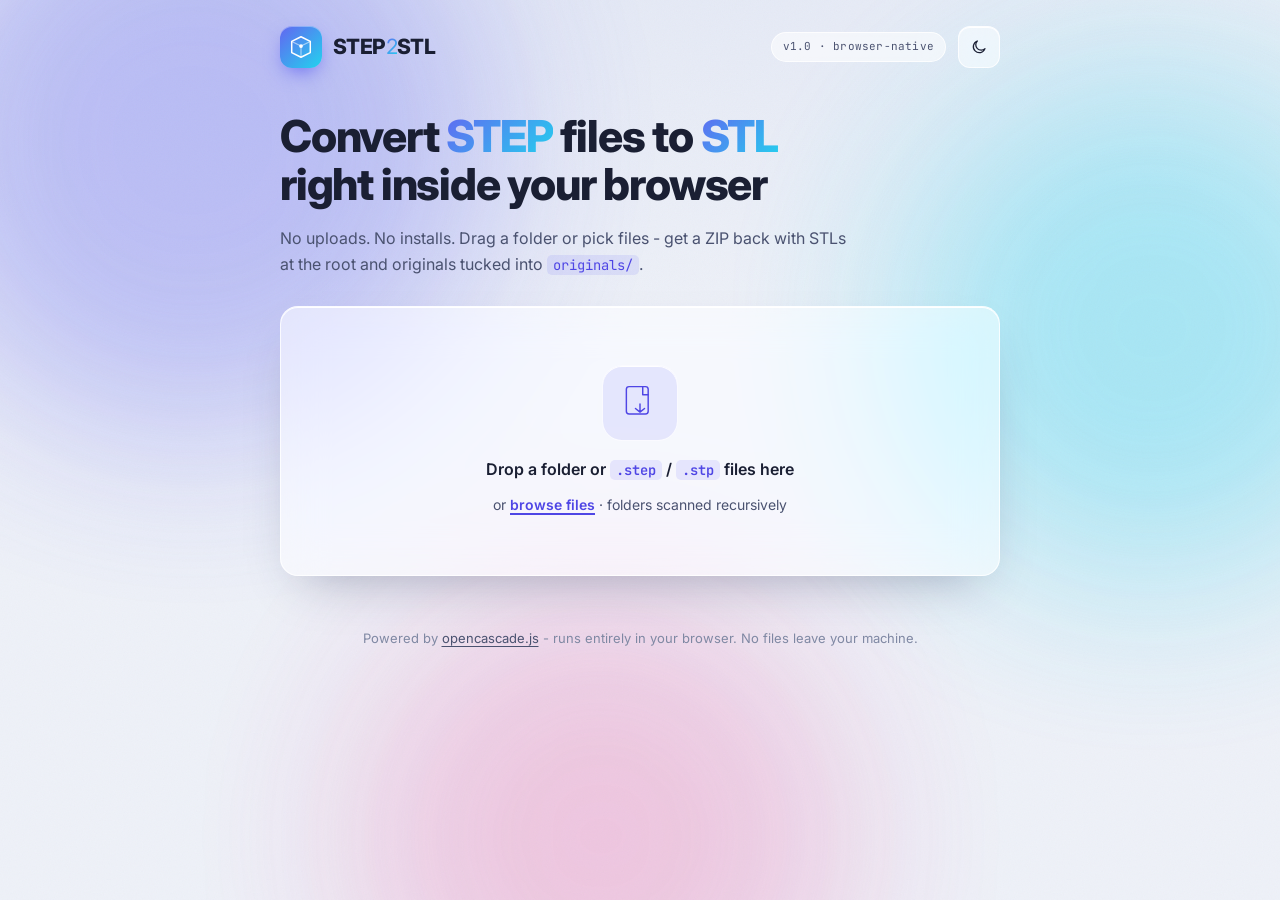
<file: docs/index.html>
<!DOCTYPE html>
<html lang="en" data-theme="dark">
<head>
  <meta charset="UTF-8" />
  <meta name="viewport" content="width=device-width, initial-scale=1.0" />
  <meta name="color-scheme" content="light dark" />
  <title>STEP2STL - Browser-based STEP to STL Converter</title>
  <link rel="preconnect" href="https://fonts.googleapis.com" />
  <link rel="preconnect" href="https://fonts.gstatic.com" crossorigin />
  <link href="https://fonts.googleapis.com/css2?family=Inter:wght@400;500;600;700;800&family=JetBrains+Mono:wght@400;500&display=swap" rel="stylesheet" />
  <link rel="stylesheet" href="style.css" />
  <!-- Set theme before first paint to avoid a flash of the wrong theme -->
  <script>
    (function () {
      try {
        var saved = localStorage.getItem('s2s-theme');
        var theme = saved || (window.matchMedia('(prefers-color-scheme: light)').matches ? 'light' : 'dark');
        document.documentElement.setAttribute('data-theme', theme);
      } catch (e) {}
    })();
  </script>
</head>
<body>

  <!-- Ambient liquid-glass backdrop -->
  <div class="ambient" aria-hidden="true">
    <span class="blob blob-1"></span>
    <span class="blob blob-2"></span>
    <span class="blob blob-3"></span>
    <span class="noise"></span>
  </div>

  <div class="page">

    <header class="site-header">
      <div class="logo">
        <span class="logo-mark" aria-hidden="true">
          <svg width="26" height="26" viewBox="0 0 28 28" fill="none">
            <path d="M4 8L14 3L24 8V20L14 25L4 20V8Z" stroke="currentColor" stroke-width="1.6" fill="none" stroke-linejoin="round"/>
            <path d="M4 8L14 13M14 25V13M24 8L14 13" stroke="currentColor" stroke-width="1.2" opacity="0.55" stroke-linejoin="round"/>
            <circle cx="14" cy="13" r="2" fill="currentColor"/>
          </svg>
        </span>
        <span class="logo-text">STEP<span class="logo-sep">2</span>STL</span>
      </div>

      <div class="header-right">
        <span class="header-badge">v1.0 · browser-native</span>
        <button class="theme-toggle" id="themeToggle" type="button"
                aria-label="Toggle light and dark theme">
          <svg class="icon-sun" width="18" height="18" viewBox="0 0 24 24" fill="none" aria-hidden="true">
            <circle cx="12" cy="12" r="4.2" stroke="currentColor" stroke-width="1.7"/>
            <path d="M12 2.5v2.4M12 19.1v2.4M21.5 12h-2.4M4.9 12H2.5M18.7 5.3l-1.7 1.7M7 17l-1.7 1.7M18.7 18.7L17 17M7 7L5.3 5.3"
                  stroke="currentColor" stroke-width="1.7" stroke-linecap="round"/>
          </svg>
          <svg class="icon-moon" width="18" height="18" viewBox="0 0 24 24" fill="none" aria-hidden="true">
            <path d="M20 14.2A8 8 0 1 1 9.8 4 6.3 6.3 0 0 0 20 14.2Z"
                  stroke="currentColor" stroke-width="1.7" stroke-linejoin="round"/>
          </svg>
        </button>
      </div>
    </header>

    <main class="main">

      <section class="hero">
        <h1 class="hero-title">Convert <span class="hl">STEP</span> files to <span class="hl">STL</span><br/>right inside your browser</h1>
        <p class="hero-sub">No uploads. No installs. Drag a folder or pick files - get a ZIP back with STLs at the root and originals tucked into <code>originals/</code>.</p>
      </section>

      <!-- Drop Zone -->
      <div class="dropzone" id="dropzone" tabindex="0" role="button"
           aria-label="Drop STEP files or a folder here, or click to browse">
        <div class="dz-scan" id="scanLine" aria-hidden="true"></div>

        <div class="dz-inner">
          <span class="dz-icon" aria-hidden="true">
            <svg width="40" height="40" viewBox="0 0 44 44" fill="none">
              <rect x="7" y="4" width="24" height="30" rx="3" stroke="currentColor" stroke-width="1.6"/>
              <path d="M25 4v9h6" stroke="currentColor" stroke-width="1.6" stroke-linecap="round" stroke-linejoin="round"/>
              <path d="M22 23v9M17 28l5 4 5-4" stroke="currentColor" stroke-width="1.6" stroke-linecap="round" stroke-linejoin="round"/>
            </svg>
          </span>
          <p class="dz-primary">Drop a folder or <code>.step</code> / <code>.stp</code> files here</p>
          <p class="dz-secondary">or <button class="dz-browse" id="browseBtn">browse files</button> · folders scanned recursively</p>
        </div>
        <input type="file" id="fileInput" multiple accept=".step,.stp" style="display:none" />
      </div>

      <!-- Queue -->
      <div class="panel queue-panel" id="queue" hidden>
        <div class="panel-header">
          <span class="panel-label">QUEUED FILES</span>
          <span class="panel-count" id="queueCount">0 files</span>
        </div>
        <ul class="file-list" id="fileList"></ul>
        <div class="panel-footer">
          <button class="btn-primary" id="convertBtn">
            <svg width="15" height="15" viewBox="0 0 14 14" fill="none" aria-hidden="true">
              <path d="M2 7h10M8 3l4 4-4 4" stroke="currentColor" stroke-width="1.6" stroke-linecap="round" stroke-linejoin="round"/>
            </svg>
            Convert &amp; Download ZIP
          </button>
          <button class="btn-ghost" id="clearBtn">Clear all</button>
        </div>
      </div>

      <!-- Log -->
      <div class="panel log-panel" id="logPanel" hidden>
        <div class="panel-header">
          <span class="panel-label">OUTPUT LOG</span>
          <button class="log-clear-btn" id="logClearBtn">clear</button>
        </div>
        <div class="log-body" id="logBody"></div>
      </div>

    </main>

    <footer class="site-footer">
      <p>Powered by <a href="https://github.com/donalffons/opencascade.js" target="_blank" rel="noopener">opencascade.js</a> - runs entirely in your browser. No files leave your machine.</p>
    </footer>

  </div>

  <!-- Theme toggle wiring -->
  <script>
    (function () {
      var btn = document.getElementById('themeToggle');
      if (!btn) return;
      btn.addEventListener('click', function () {
        var root = document.documentElement;
        var next = root.getAttribute('data-theme') === 'dark' ? 'light' : 'dark';
        root.setAttribute('data-theme', next);
        try { localStorage.setItem('s2s-theme', next); } catch (e) {}
      });
    })();
  </script>

  <script src="app.js"></script>
</body>
</html>
</file>
<file: docs/style.css>
/* ============================================================================
   STEP2STL - Liquid Glass UI
   Fresh stylesheet. Light + dark themed via [data-theme] on <html>.
   ========================================================================== */

/* ── Reset ─────────────────────────────────────────────────────────────── */
*, *::before, *::after { box-sizing: border-box; margin: 0; padding: 0; }

/* ── Design tokens ─────────────────────────────────────────────────────── */
:root {
  --display: 'Inter', system-ui, -apple-system, sans-serif;
  --mono:    'JetBrains Mono', ui-monospace, monospace;

  /* Brand accent (shared across themes) */
  --accent:        #6366f1;
  --accent-2:      #22d3ee;
  --accent-grad:   linear-gradient(135deg, #6366f1 0%, #22d3ee 100%);

  --radius:    18px;
  --radius-sm: 12px;
  --radius-xs: 9px;

  --ease: cubic-bezier(0.32, 0.72, 0, 1);
}

/* ── Dark theme (default) ──────────────────────────────────────────────── */
[data-theme="dark"] {
  color-scheme: dark;

  --bg:          #07080d;
  --bg-2:        #0b0d16;

  /* Ambient blob colors */
  --blob-1: rgba(99, 102, 241, 0.55);
  --blob-2: rgba(34, 211, 238, 0.40);
  --blob-3: rgba(168, 85, 247, 0.38);

  /* Glass surfaces */
  --glass:        rgba(22, 24, 38, 0.55);
  --glass-2:      rgba(30, 33, 52, 0.65);
  --glass-hi:     rgba(255, 255, 255, 0.10);
  --glass-border: rgba(255, 255, 255, 0.12);
  --glass-edge:   rgba(255, 255, 255, 0.20);
  --glass-shadow: 0 20px 50px -20px rgba(0, 0, 0, 0.75);

  --text:   #eef1fb;
  --muted:  #aab2c9;
  --muted2: #717a96;

  --accent-text:  #a5b4ff;
  --accent-soft:  rgba(99, 102, 241, 0.16);

  --green:  #34d399;
  --red:    #fb7185;
  --yellow: #fbbf24;

  --on-accent: #06070f;
}

/* ── Light theme ───────────────────────────────────────────────────────── */
[data-theme="light"] {
  color-scheme: light;

  --bg:          #eef1f8;
  --bg-2:        #e3e8f5;

  --blob-1: rgba(99, 102, 241, 0.40);
  --blob-2: rgba(34, 211, 238, 0.38);
  --blob-3: rgba(236, 72, 153, 0.28);

  --glass:        rgba(255, 255, 255, 0.55);
  --glass-2:      rgba(255, 255, 255, 0.70);
  --glass-hi:     rgba(255, 255, 255, 0.85);
  --glass-border: rgba(255, 255, 255, 0.80);
  --glass-edge:   rgba(255, 255, 255, 0.95);
  --glass-shadow: 0 22px 50px -24px rgba(40, 50, 90, 0.40);

  --text:   #1a1f33;
  --muted:  #4a5270;
  --muted2: #7f88a3;

  --accent-text:  #4f46e5;
  --accent-soft:  rgba(99, 102, 241, 0.12);

  --green:  #059669;
  --red:    #e11d48;
  --yellow: #d97706;

  --on-accent: #ffffff;
}

/* ── Base ──────────────────────────────────────────────────────────────── */
html, body { height: 100%; }

body {
  background: var(--bg);
  color: var(--text);
  font-family: var(--display);
  font-size: 15px;
  line-height: 1.6;
  -webkit-font-smoothing: antialiased;
  text-rendering: optimizeLegibility;
  transition: background 0.5s var(--ease), color 0.3s ease;
  overflow-x: hidden;
}

code {
  font-family: var(--mono);
  font-size: 0.86em;
  color: var(--accent-text);
  background: var(--accent-soft);
  padding: 1px 6px;
  border-radius: 5px;
}

::selection { background: var(--accent-soft); color: var(--text); }

/* ── Ambient liquid background ─────────────────────────────────────────── */
.ambient {
  position: fixed;
  inset: 0;
  z-index: 0;
  overflow: hidden;
  pointer-events: none;
  background:
    radial-gradient(120% 80% at 50% -10%, var(--bg-2), transparent 60%),
    var(--bg);
}

.blob {
  position: absolute;
  border-radius: 50%;
  filter: blur(90px);
  opacity: 0.9;
  will-change: transform;
}

.blob-1 {
  width: 46vw; height: 46vw;
  top: -12vw; left: -8vw;
  background: var(--blob-1);
  animation: drift1 22s ease-in-out infinite;
}
.blob-2 {
  width: 40vw; height: 40vw;
  top: 8vh; right: -10vw;
  background: var(--blob-2);
  animation: drift2 26s ease-in-out infinite;
}
.blob-3 {
  width: 38vw; height: 38vw;
  bottom: -14vw; left: 28vw;
  background: var(--blob-3);
  animation: drift3 30s ease-in-out infinite;
}

.noise {
  position: absolute;
  inset: -50%;
  opacity: 0.035;
  background-image: url("data:image/svg+xml,%3Csvg xmlns='http://www.w3.org/2000/svg' width='160' height='160'%3E%3Cfilter id='n'%3E%3CfeTurbulence type='fractalNoise' baseFrequency='0.85' numOctaves='3'/%3E%3C/filter%3E%3Crect width='100%25' height='100%25' filter='url(%23n)'/%3E%3C/svg%3E");
}

@keyframes drift1 {
  0%, 100% { transform: translate(0, 0) scale(1); }
  50%      { transform: translate(6vw, 5vh) scale(1.12); }
}
@keyframes drift2 {
  0%, 100% { transform: translate(0, 0) scale(1); }
  50%      { transform: translate(-5vw, 6vh) scale(1.08); }
}
@keyframes drift3 {
  0%, 100% { transform: translate(0, 0) scale(1); }
  50%      { transform: translate(4vw, -6vh) scale(1.15); }
}

/* ── Page layout ───────────────────────────────────────────────────────── */
.page {
  position: relative;
  z-index: 1;
  min-height: 100dvh;
  display: flex;
  flex-direction: column;
  align-items: center;
  padding: 0 24px 64px;
}

.main {
  width: 100%;
  max-width: 720px;
  display: flex;
  flex-direction: column;
  gap: 18px;
}

/* ── Header ────────────────────────────────────────────────────────────── */
.site-header {
  width: 100%;
  max-width: 720px;
  display: flex;
  align-items: center;
  justify-content: space-between;
  padding: 26px 0 44px;
  gap: 16px;
}

.logo { display: flex; align-items: center; gap: 11px; }

.logo-mark {
  display: grid;
  place-items: center;
  width: 42px; height: 42px;
  border-radius: 12px;
  color: #fff;
  background: var(--accent-grad);
  box-shadow: 0 8px 20px -6px var(--accent), inset 0 1px 0 rgba(255,255,255,0.35);
}

.logo-text {
  font-size: 21px;
  font-weight: 800;
  letter-spacing: -0.6px;
  color: var(--text);
}
.logo-sep {
  font-weight: 400;
  background: var(--accent-grad);
  -webkit-background-clip: text;
  background-clip: text;
  -webkit-text-fill-color: transparent;
}

.header-right { display: flex; align-items: center; gap: 12px; }

.header-badge {
  font-family: var(--mono);
  font-size: 11px;
  color: var(--muted);
  border: 1px solid var(--glass-border);
  background: var(--glass);
  -webkit-backdrop-filter: blur(12px);
  backdrop-filter: blur(12px);
  padding: 5px 11px;
  border-radius: 20px;
  letter-spacing: 0.2px;
  white-space: nowrap;
}

/* ── Theme toggle ──────────────────────────────────────────────────────── */
.theme-toggle {
  position: relative;
  width: 42px; height: 42px;
  display: grid;
  place-items: center;
  border-radius: 12px;
  cursor: pointer;
  color: var(--text);
  border: 1px solid var(--glass-border);
  background: var(--glass);
  -webkit-backdrop-filter: blur(14px) saturate(150%);
  backdrop-filter: blur(14px) saturate(150%);
  box-shadow: inset 0 1px 0 var(--glass-edge);
  transition: transform 0.2s var(--ease), border-color 0.2s ease, background 0.2s ease;
}
.theme-toggle:hover { transform: translateY(-1px); border-color: var(--glass-edge); }
.theme-toggle:active { transform: translateY(0) scale(0.96); }

.theme-toggle svg {
  position: absolute;
  transition: opacity 0.25s ease, transform 0.4s var(--ease);
}
[data-theme="dark"] .icon-sun  { opacity: 1; transform: rotate(0) scale(1); }
[data-theme="dark"] .icon-moon { opacity: 0; transform: rotate(-90deg) scale(0.5); }
[data-theme="light"] .icon-sun  { opacity: 0; transform: rotate(90deg) scale(0.5); }
[data-theme="light"] .icon-moon { opacity: 1; transform: rotate(0) scale(1); }

/* ── Hero ──────────────────────────────────────────────────────────────── */
.hero { margin-bottom: 10px; }

.hero-title {
  font-size: clamp(28px, 5.4vw, 44px);
  font-weight: 800;
  line-height: 1.1;
  letter-spacing: -1.2px;
  margin-bottom: 16px;
  color: var(--text);
}

.hl {
  background: var(--accent-grad);
  -webkit-background-clip: text;
  background-clip: text;
  -webkit-text-fill-color: transparent;
}

.hero-sub {
  font-size: 16px;
  color: var(--muted);
  line-height: 1.65;
  max-width: 580px;
}

/* ── Glass primitive ───────────────────────────────────────────────────── */
.dropzone,
.panel {
  background: var(--glass);
  border: 1px solid var(--glass-border);
  -webkit-backdrop-filter: blur(22px) saturate(160%);
  backdrop-filter: blur(22px) saturate(160%);
  box-shadow: var(--glass-shadow), inset 0 1px 0 var(--glass-edge);
  border-radius: var(--radius);
}

/* ── Drop Zone ─────────────────────────────────────────────────────────── */
.dropzone {
  position: relative;
  overflow: hidden;
  padding: 58px 24px;
  text-align: center;
  cursor: pointer;
  outline: none;
  transition: border-color 0.25s ease, background 0.25s ease,
              box-shadow 0.25s ease, transform 0.2s var(--ease);
}

.dropzone:hover,
.dropzone:focus-visible {
  transform: translateY(-2px);
  border-color: var(--glass-edge);
  background: var(--glass-2);
}

.dropzone.drag-over {
  border-color: var(--accent);
  background: var(--accent-soft);
  box-shadow:
    var(--glass-shadow),
    inset 0 1px 0 var(--glass-edge),
    0 0 0 1px var(--accent),
    0 0 50px -8px var(--accent);
}

/* Scan shimmer */
.dz-scan {
  position: absolute;
  left: 0; right: 0;
  height: 2px;
  top: 0;
  opacity: 0;
  pointer-events: none;
  background: linear-gradient(90deg, transparent, var(--accent-2) 30%, var(--accent) 70%, transparent);
  box-shadow: 0 0 16px var(--accent-2), 0 0 4px var(--accent);
  animation: scan 1.8s ease-in-out infinite paused;
}
.dropzone.drag-over .dz-scan { opacity: 1; animation-play-state: running; }

@keyframes scan {
  0%   { top: 0;    opacity: 0; }
  10%  { opacity: 1; }
  90%  { opacity: 1; }
  100% { top: 100%; opacity: 0; }
}

.dz-inner {
  position: relative;
  z-index: 1;
  display: flex;
  flex-direction: column;
  align-items: center;
  gap: 12px;
}

.dz-icon {
  display: grid;
  place-items: center;
  width: 76px; height: 76px;
  margin-bottom: 4px;
  border-radius: 20px;
  color: var(--accent-text);
  background: var(--accent-soft);
  border: 1px solid var(--glass-border);
  box-shadow: inset 0 1px 0 var(--glass-edge);
  transition: color 0.25s ease, transform 0.3s var(--ease);
}
.dropzone:hover .dz-icon,
.dropzone.drag-over .dz-icon { transform: translateY(-2px) scale(1.04); }

.dz-primary { font-size: 16px; font-weight: 600; color: var(--text); }
.dz-secondary { font-size: 14px; color: var(--muted); }

.dz-browse {
  background: none;
  border: none;
  color: var(--accent-text);
  font-family: var(--display);
  font-size: 14px;
  font-weight: 600;
  cursor: pointer;
  text-decoration: underline;
  text-underline-offset: 3px;
  text-decoration-thickness: 1.5px;
  padding: 0;
  transition: opacity 0.15s ease;
}
.dz-browse:hover { opacity: 0.7; }

/* ── Panels ────────────────────────────────────────────────────────────── */
.panel { overflow: hidden; }

.panel-header {
  display: flex;
  align-items: center;
  justify-content: space-between;
  padding: 13px 18px;
  border-bottom: 1px solid var(--glass-border);
  background: var(--glass-hi);
}

.panel-label {
  font-family: var(--mono);
  font-size: 10px;
  font-weight: 500;
  letter-spacing: 2px;
  color: var(--muted);
}

.panel-count {
  font-family: var(--mono);
  font-size: 11px;
  font-weight: 500;
  color: var(--accent-text);
}

.panel-footer {
  display: flex;
  gap: 10px;
  padding: 14px 18px;
  border-top: 1px solid var(--glass-border);
  background: var(--glass-hi);
}

/* ── File List ─────────────────────────────────────────────────────────── */
.file-list {
  list-style: none;
  max-height: 260px;
  overflow-y: auto;
  scrollbar-width: thin;
  scrollbar-color: var(--glass-edge) transparent;
}

.file-list li {
  display: flex;
  align-items: center;
  gap: 12px;
  padding: 11px 18px;
  border-bottom: 1px solid var(--glass-border);
  font-size: 13px;
  transition: background 0.15s ease;
}
.file-list li:last-child { border-bottom: none; }
.file-list li:hover { background: var(--glass-hi); }

.file-name {
  font-family: var(--mono);
  font-size: 12.5px;
  color: var(--text);
  flex: 1;
  overflow: hidden;
  text-overflow: ellipsis;
  white-space: nowrap;
}

.file-size {
  font-family: var(--mono);
  font-size: 11px;
  color: var(--muted2);
  flex-shrink: 0;
  font-variant-numeric: tabular-nums;
}

.file-status {
  font-family: var(--mono);
  font-size: 11px;
  flex-shrink: 0;
  min-width: 76px;
  text-align: right;
}
.file-status.pending { color: var(--muted2); }
.file-status.working { color: var(--yellow); }
.file-status.done    { color: var(--green); }
.file-status.error   { color: var(--red); }

.file-remove {
  background: none;
  border: none;
  color: var(--muted2);
  font-family: var(--mono);
  font-size: 18px;
  line-height: 1;
  cursor: pointer;
  flex-shrink: 0;
  padding: 0 2px;
  transition: color 0.15s ease, transform 0.15s ease;
}
.file-remove:hover { color: var(--red); transform: scale(1.15); }

/* ── Buttons ───────────────────────────────────────────────────────────── */
.btn-primary {
  display: flex;
  align-items: center;
  gap: 8px;
  flex: 1;
  justify-content: center;
  background: var(--accent-grad);
  color: var(--on-accent);
  border: none;
  border-radius: var(--radius-sm);
  padding: 12px 22px;
  font-family: var(--display);
  font-size: 14px;
  font-weight: 700;
  cursor: pointer;
  box-shadow: 0 10px 24px -10px var(--accent), inset 0 1px 0 rgba(255,255,255,0.3);
  transition: transform 0.18s var(--ease), box-shadow 0.18s ease, opacity 0.15s ease;
}
.btn-primary:hover { transform: translateY(-2px); box-shadow: 0 16px 30px -10px var(--accent), inset 0 1px 0 rgba(255,255,255,0.3); }
.btn-primary:active { transform: translateY(0) scale(0.98); }
.btn-primary:disabled { opacity: 0.4; cursor: not-allowed; transform: none; box-shadow: none; }

.btn-ghost {
  background: var(--glass);
  border: 1px solid var(--glass-border);
  border-radius: var(--radius-sm);
  padding: 12px 18px;
  font-family: var(--display);
  font-size: 14px;
  font-weight: 600;
  color: var(--muted);
  cursor: pointer;
  transition: border-color 0.15s ease, color 0.15s ease, background 0.15s ease;
}
.btn-ghost:hover { border-color: var(--red); color: var(--red); background: var(--glass-2); }
.btn-ghost:disabled { opacity: 0.4; cursor: not-allowed; }

/* ── Log ───────────────────────────────────────────────────────────────── */
.log-clear-btn {
  background: none;
  border: none;
  color: var(--muted2);
  font-family: var(--mono);
  font-size: 11px;
  cursor: pointer;
  letter-spacing: 0.5px;
  transition: color 0.15s ease;
}
.log-clear-btn:hover { color: var(--text); }

.log-body {
  padding: 16px 18px;
  max-height: 300px;
  overflow-y: auto;
  scrollbar-width: thin;
  scrollbar-color: var(--glass-edge) transparent;
  font-family: var(--mono);
  font-size: 12px;
  line-height: 1.9;
}

.log-line { display: block; white-space: pre-wrap; word-break: break-all; }
.log-line.info    { color: var(--muted); }
.log-line.success { color: var(--green); }
.log-line.error   { color: var(--red); }
.log-line.warn    { color: var(--yellow); }
.log-line.head    { color: var(--text); font-weight: 600; padding-top: 6px; }
.log-line.dim     { color: var(--muted2); }

/* ── Footer ────────────────────────────────────────────────────────────── */
.site-footer {
  margin-top: 52px;
  font-size: 13px;
  color: var(--muted2);
  text-align: center;
}
.site-footer a { color: var(--muted); text-decoration: underline; text-underline-offset: 3px; transition: color 0.15s ease; }
.site-footer a:hover { color: var(--accent-text); }

/* ── Scrollbars (WebKit) ───────────────────────────────────────────────── */
.file-list::-webkit-scrollbar,
.log-body::-webkit-scrollbar { width: 8px; }
.file-list::-webkit-scrollbar-thumb,
.log-body::-webkit-scrollbar-thumb { background: var(--glass-edge); border-radius: 8px; }

/* ── Responsive ────────────────────────────────────────────────────────── */
@media (max-width: 540px) {
  .page { padding: 0 16px 48px; }
  .site-header { padding: 20px 0 32px; }
  .hero-sub { font-size: 15px; }
  .dropzone { padding: 44px 18px; }
  .panel-footer { flex-direction: column; }
  .btn-primary { flex: none; }
  .header-badge { display: none; }
}

/* ── Reduced motion ────────────────────────────────────────────────────── */
@media (prefers-reduced-motion: reduce) {
  .blob { animation: none; }
  .dz-scan { animation: none; }
  *, *::before, *::after {
    transition-duration: 0.01ms !important;
    animation-duration: 0.01ms !important;
  }
}
</file>
